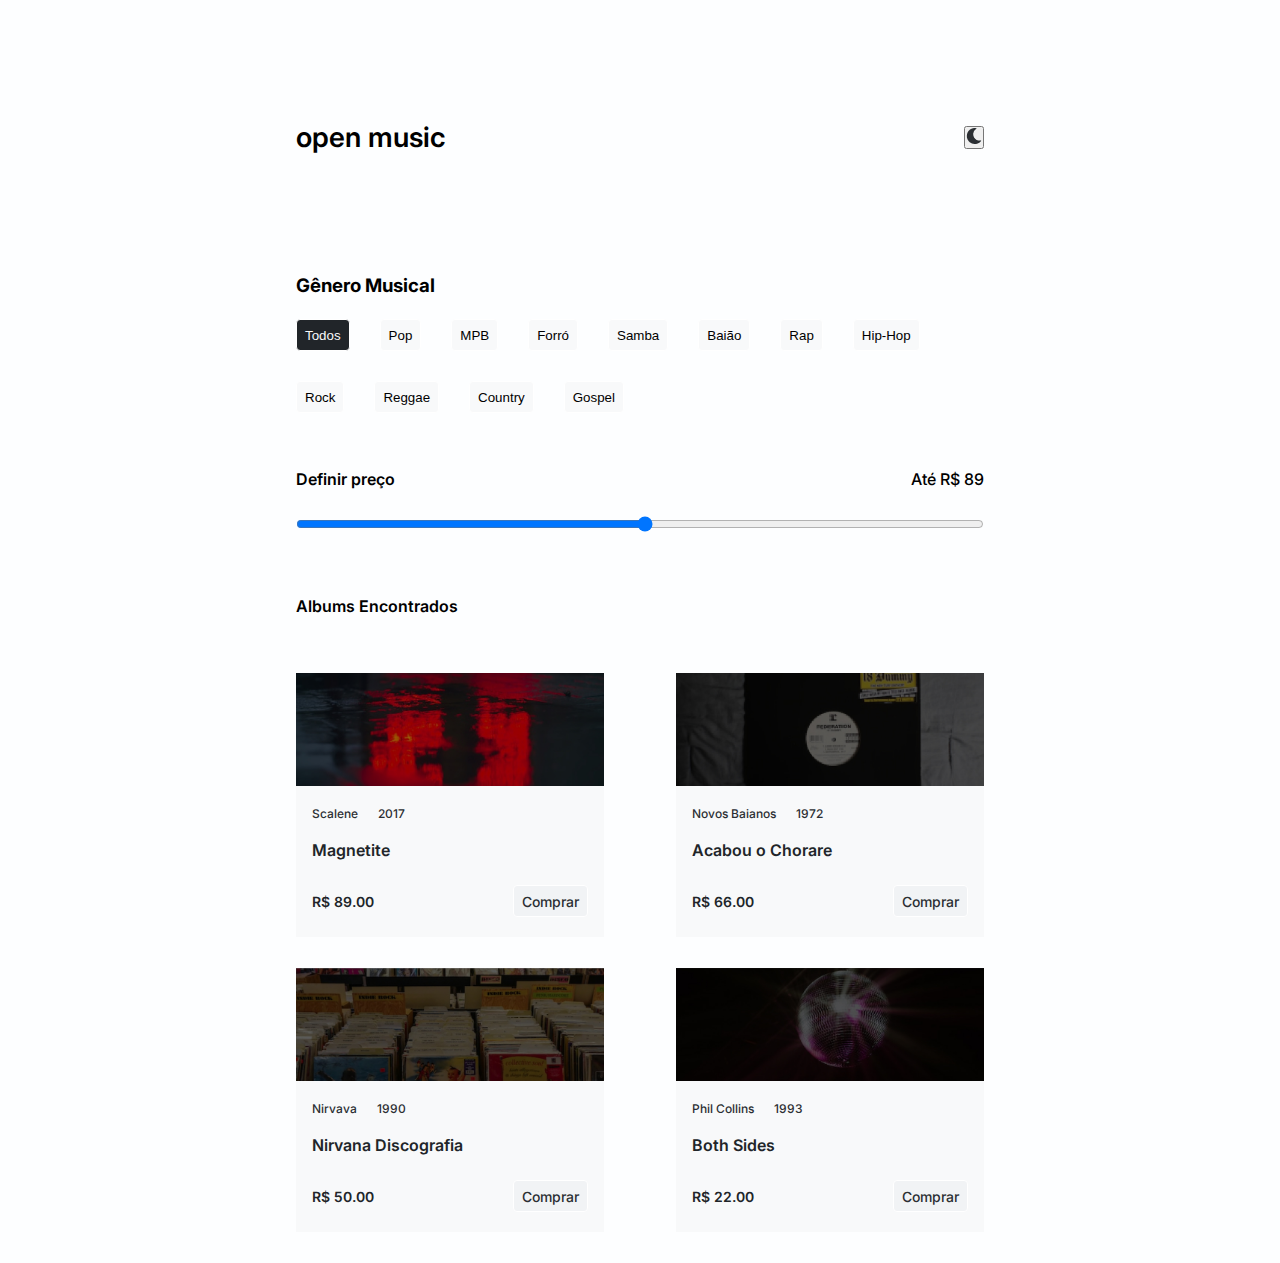
<file: index.html>
<!DOCTYPE html>
<html lang="pt-br">
  <head>
    <meta charset="UTF-8" />
    <meta http-equiv="X-UA-Compatible" content="IE=edge" />
    <meta name="viewport" content="width=device-width, initial-scale=1.0" />
    <link rel="preconnect" href="https://fonts.googleapis.com" />
    <link rel="preconnect" href="https://fonts.gstatic.com" crossorigin />
    <link href="https://fonts.googleapis.com/css2?family=Inter:wght@300;400;500;600;700&display=swap" rel="stylesheet"/>
    <link rel="stylesheet" href="./styles/globalStyles.css" />
    <link rel="stylesheet" href="./styles/buttons.css">
    <link rel="stylesheet" href="./pages/home/index.css" />
    <title>Open Music</title>
  </head>
  <body>
    <main class="container">
      <div class="titulo">
        <h1 class="titulo">open music</h1>
        <button>
          <img id="img" src="" />
        </button>
      </div>
      <section id="estilosMusical">
        <h3 class="textH3">Gênero Musical</h3>
      </section>
      <div class="containerFiltroValor">
        <h3 class="tituloPreco">Definir preço</h3>
        <h3 class="Preco">Até R$ 89</h3>
      </div>
      <input type="range" min="22" max="89" />
      <section>
        <h2 class="tituloAlbums">Albums Encontrados</h2>
        <div class="containerCards" id="containerCards"></div>
      </section>
    </main>
    <script src="./scripts/theme.js"></script>
    <script src="./pages/home/productsData.js"></script>
    <script src="./pages/home/index.js"></script>
  </body>
</html>
</file>
<file: styles/globalStyles.css>
@import url("https://fonts.googleapis.com/css2?family=Inter:wght@400;500;600;700&family=Nunito:wght@600&display=swap");

* {
  margin: 0;
  padding: 0;
  box-sizing: border-box;
}

:root {
  --color-brand-1:#9747ff;
  --color-grey-0: #15171a;
  --color-grey-1: #212529;
  --color-grey-2: #2b2f33;
  --color-grey-3: #868e96;
  --color-grey-4: #adb5bd;
  --color-grey-5: #ced4da;
  --color-grey-6: #dee2e6;
  --color-grey-7: #f1f3f5;
  --color-grey-8: #f8f9fa;
  --color-grey-9: #fdfeff;

  --color-disable-fixed: #212529;
  --color-actived-fixed: #2b2f33;
  --color-white-fixed: #ffffff;

  --font-1: 1.75rem;
  --font-2: 1rem;
  --font-3: 0.875rem;

  --radius-1: 0.25rem;
  --container: 45rem;

  --font-family:'Inter', sans-serif;
}

body {
  font-family: "Inter", sans-serif;
  font-style: normal;
  -webkit-font-smoothing: antialiased;
  background-color: var(--color-grey-9);
}

.container {
  width: var(--container);
  max-width: 100%;
  padding: 0 1rem;
  margin: 0 auto;
}


body.dark-mode {
  background-color: black;
  color: var(--color-white-fixed);
}


img{
  width: 100%;
}
</file>
<file: styles/buttons.css>
button{
    cursor: pointer;
}


.btnEstiloMusical{
    height: 32px;
    width: auto;
    border-radius: 4px;
    padding: 0 8px;
    border: solid 1px var(--color-white-fixed);
    background-color: var(--color-grey-8);
    margin: 0 30px 30px 0 ;
    cursor: pointer;
    }
    
    .fundo{
        background-color: var(--color-grey-1);
        color: var(--color-grey-8);
    }

    
.btnComprar{
    height: 32px;
    width: 75px;
    border-radius: 4px;
    padding: 0px 8px;
    color: var(--color-grey-2);
    background-color: var(--color-grey-7);
    font-family: var(--font-family);
    font-size: 14px;
    font-weight: 500;
    border: solid 1px var(--color-white-fixed);
    }
</file>
<file: pages/home/index.css>
.titulo{
display: flex;
justify-content: space-between;
margin: 60px 0;
font-family: var(--font-family);
font-size: 28px;
font-weight: 600;
line-height: 34px;
text-align: left;
align-items: center;

}

.picture{
    height: 60px;
    display: none;
}

input{
    width: 100%;
    margin-bottom: 65px;
}

.containerFiltroValor{
    display: flex;
    justify-content: space-between;  
    font-family: var(--font-family);
    margin: 27px 0;
}


.tituloPreco{
font-family: var(--font-family);
font-size: 16px;
font-weight: 600;
line-height: 19px;
text-align: left;
}

.Preco{
    font-family: var(--font-family);
    font-size: 16px;
    font-weight: 500;
    line-height: 19px;
    
    }


.textH3{
    width: 100%;
    margin-bottom: 22px;
}


.tituloAlbums{
margin-bottom: 57px;
font-family: var(--font-family);
font-size: 16px;
font-weight: 600;
line-height: 19px;
width: 100%;
}

.containerCards{
    display: flex;
    flex-wrap: wrap;
    justify-content: space-between;
}

.card{
    height: 260px;
    width: 308px;
    margin: 0 0 35px 0;
    display: flex;
    flex-direction: column;
}
  
picture{
    height: 113px;
    width: 100%;
}

.fotoCard{
  width: 100%;
}

.cardText{
    background-color: var(--color-grey-8);
    padding: 20px 16px;
    width: 100%;
    display: flex;
    flex-wrap: wrap;
}

.textCard{
margin: 0 20px 20px 0;  
color: var(--color-grey-2);
font-family: var(--font-family);
font-size: 12px;
font-weight: 500;
line-height: 15px;
text-align: left;

}

.cardTitle{
color: var(--color-grey-1);
font-family:var(--font-family);
font-size: 16px;
font-weight: 600;
line-height: 19px;
text-align: left;
margin-bottom: 25px;
width: 100%;
}

.margin{
    margin-right: 140px;
}

.containerButtonCard{
    display: flex;
    flex-direction: row;
    justify-content: space-between;
    width: 100%;
    align-items: center;
}

.valor{
color: var(--color-grey-1);
font-family: var(--font-family);
font-size: 14px;
font-weight: 600;
line-height: 17px;
text-align: left;
 
}
</file>
